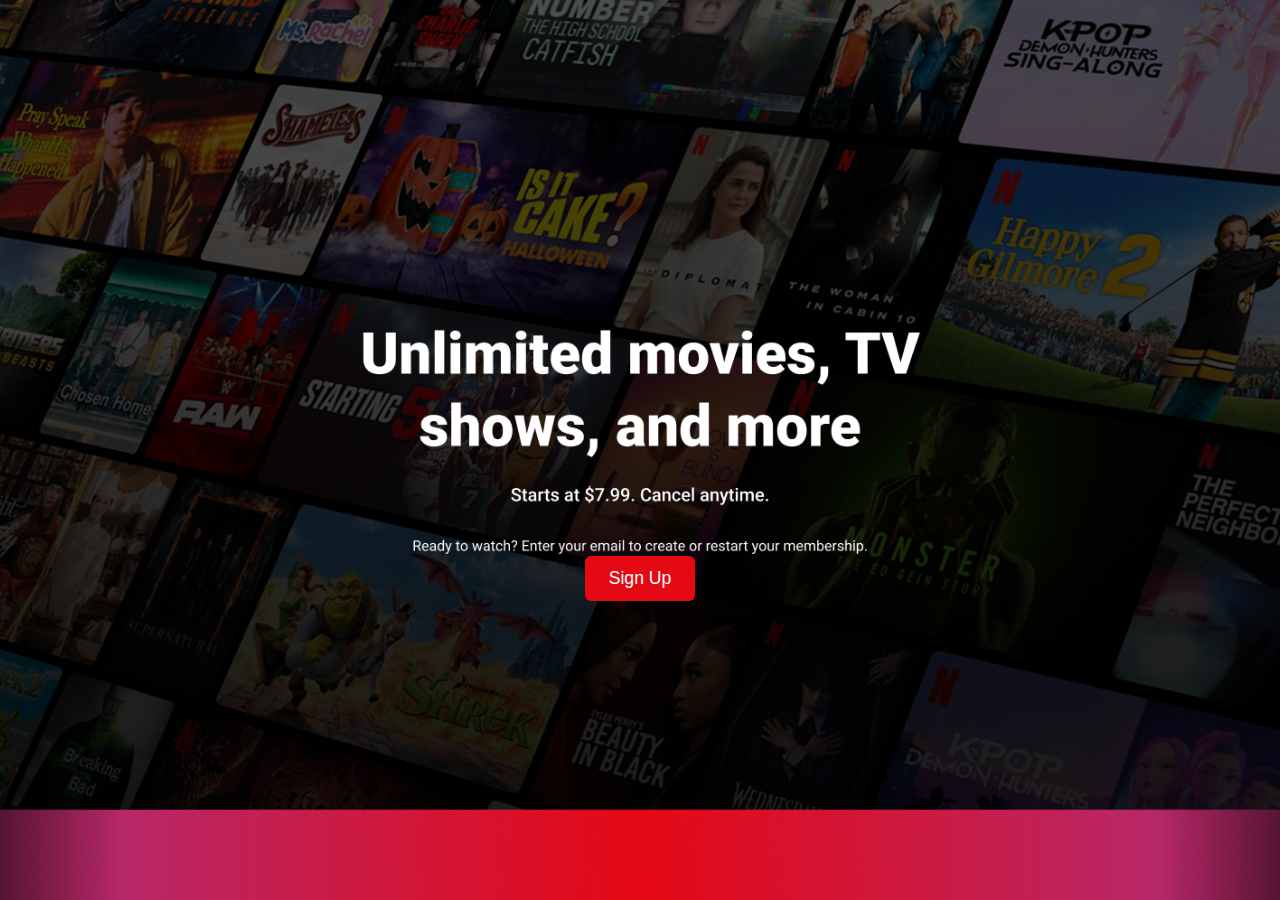
<file: index.html>
<!DOCTYPE html>
<html lang="pt-BR">
<head>
  <meta charset="UTF-8">
  <meta http-equiv="refresh" content="0; url=pages/welcome.html">
  <title>Redirecionando...</title>
</head>
<body>
  <p>Not Found</p>
</body>
</html>
</file>
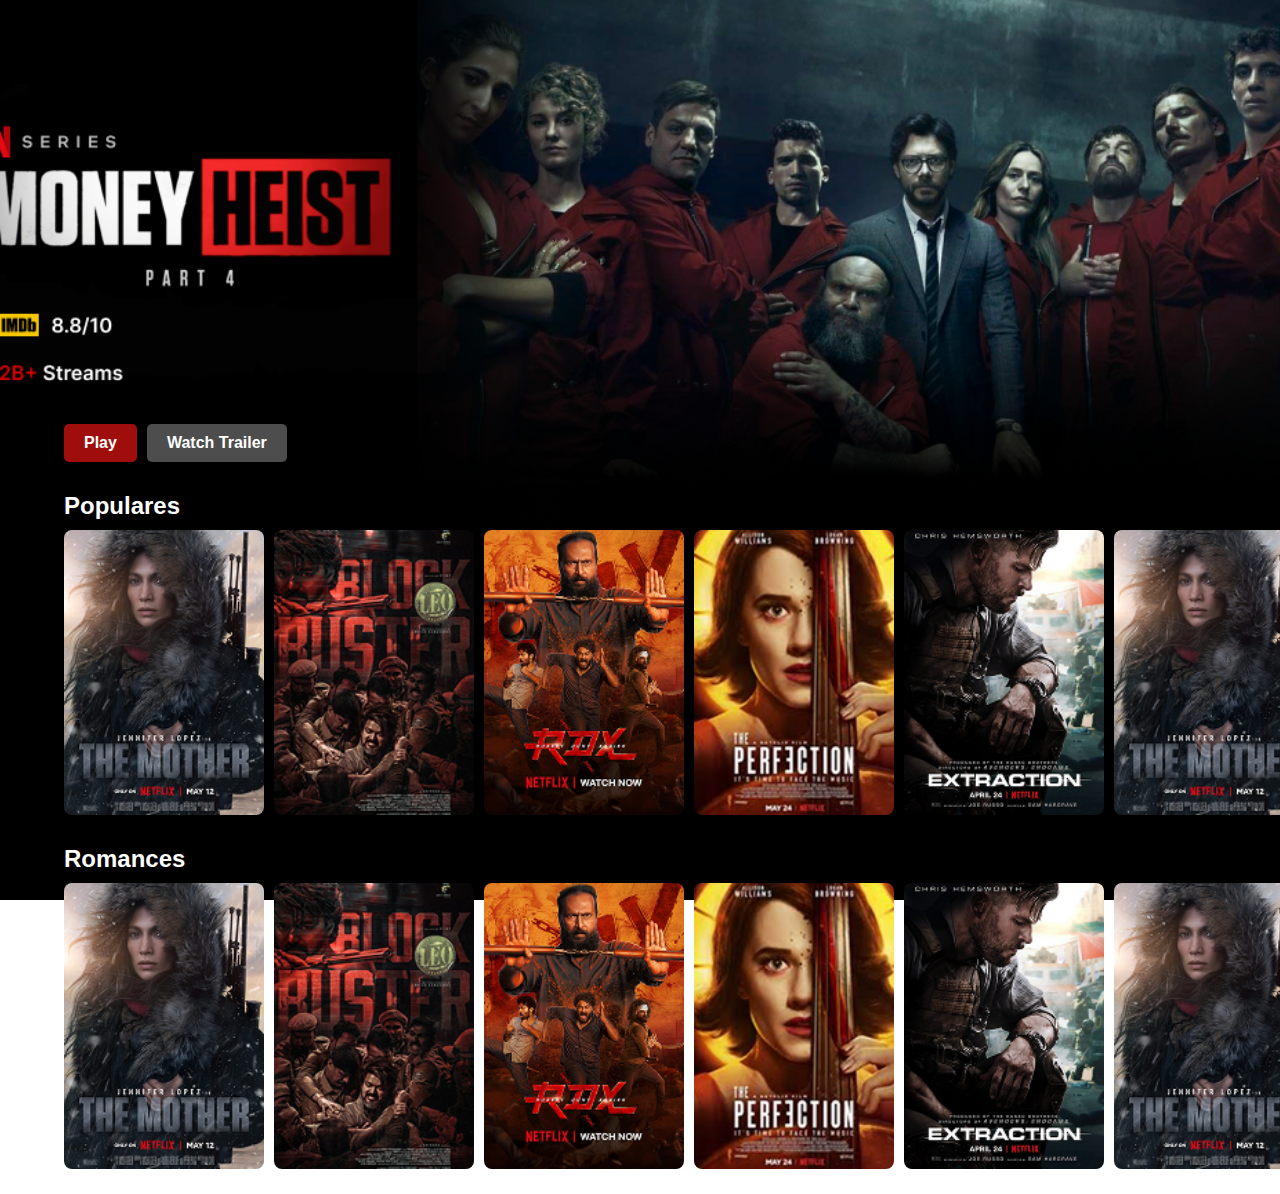
<file: pages/home.html>
<!DOCTYPE html>
<html lang="pt-BR">
<head>
  <meta charset="UTF-8">
  <meta name="viewport" content="width=device-width, initial-scale=1.0">
  <title>Bem-vindo - Netflix Clone</title>
  <link rel="stylesheet" href="../css/home.css">
</head>
<body>
    <div class="buttons-trailer">
        <button class="btn btn-play" onclick="window.location.href='./netflix.html'">Play</button>
        <button class="btn btn-trailer">Watch Trailer</button>
    </div>

    <section class="carrossel">
        <h2>Populares</h2>
        <div class="carrossel-container">
            <button class="btn-carrossel prev">&lt;</button>

            <div class="movies">
                <img src="../img/filme1.png" alt="Filme 1">
                <img src="../img/filme2.png" alt="Filme 2">
                <img src="../img/filme3.png" alt="Filme 3">
                <img src="../img/filme4.png" alt="Filme 4">
                <img src="../img/filme5.png" alt="Filme 5">
                <img src="../img/filme1.png" alt="Filme 1">
                <img src="../img/filme2.png" alt="Filme 2">
                <img src="../img/filme3.png" alt="Filme 3">
                <img src="../img/filme4.png" alt="Filme 4">
                <img src="../img/filme5.png" alt="Filme 5">
            </div>

            <button class="btn-carrossel next">&gt;</button>
        </div>
    </section>

    <section class="carrossel">
        <h2>Romances</h2>
        <div class="carrossel-container">
            <button class="btn-carrossel prev">&lt;</button>

            <div class="movies">
                <img src="../img/filme1.png" alt="Filme 1">
                <img src="../img/filme2.png" alt="Filme 2">
                <img src="../img/filme3.png" alt="Filme 3">
                <img src="../img/filme4.png" alt="Filme 4">
                <img src="../img/filme5.png" alt="Filme 5">
                <img src="../img/filme1.png" alt="Filme 1">
                <img src="../img/filme2.png" alt="Filme 2">
                <img src="../img/filme3.png" alt="Filme 3">
                <img src="../img/filme4.png" alt="Filme 4">
                <img src="../img/filme5.png" alt="Filme 5">
            </div>

            <button class="btn-carrossel next">&gt;</button>
        </div>
    </section>

    <script src="../js/script.js" defer></script>
</body>
</html>
</file>
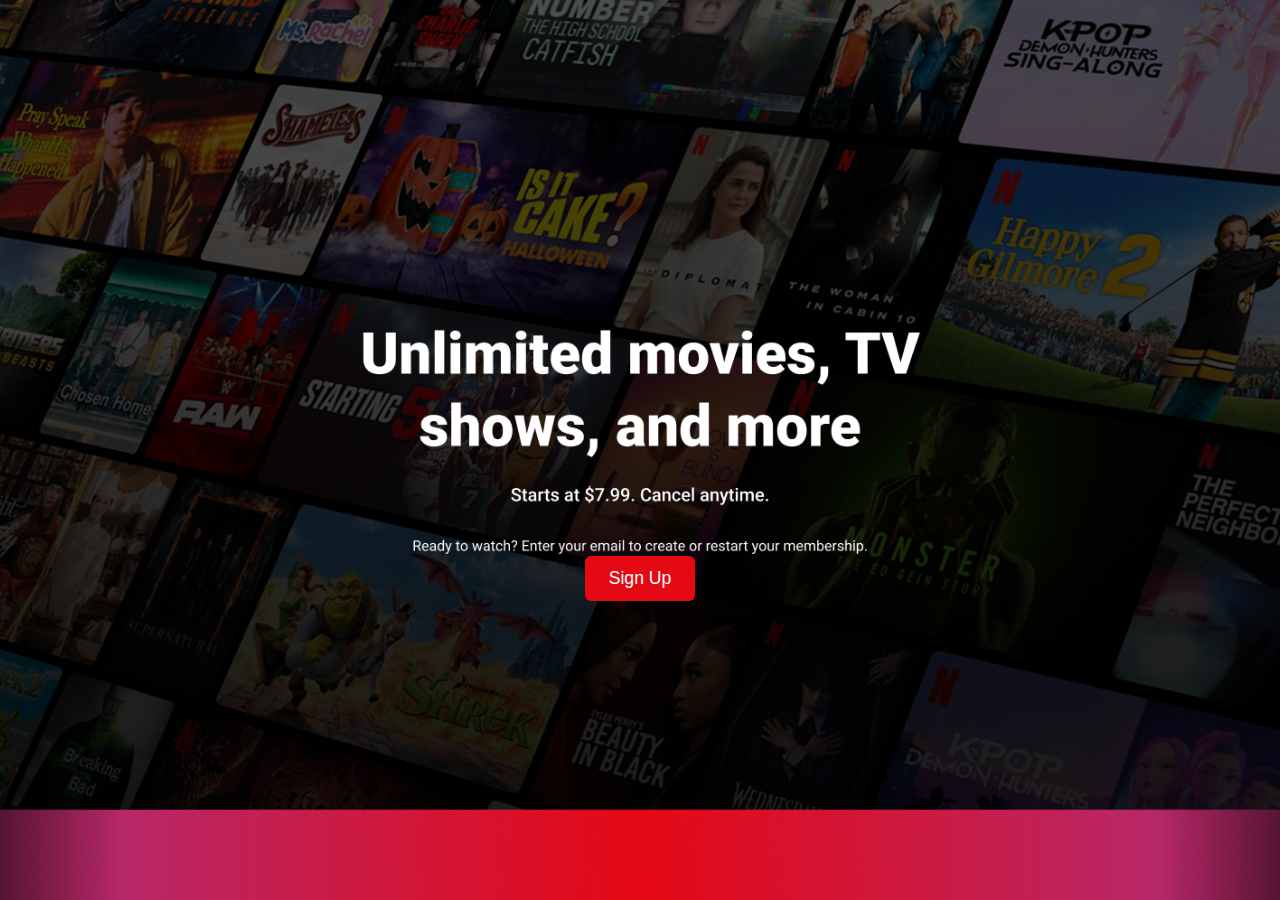
<file: pages/welcome.html>
<!DOCTYPE html>
<html lang="pt-BR">
<head>
  <meta charset="UTF-8">
  <meta name="viewport" content="width=device-width, initial-scale=1.0">
  <title>Bem-vindo - Netflix Clone</title>
  <link rel="stylesheet" href="../css/welcome.css">
</head>
<body>
  <button class="welcome-btn" onclick="window.location.href='./home.html'">
    Sign Up
  </button>
</body>
</html>
</file>
<file: css/home.css>
body {
    margin: 0;
    background: url('../img/HomeBackground.png') no-repeat center center/cover;
    background-attachment: fixed;
    color: white;
    font-family: Arial, sans-serif;
    overflow-x: hidden;
    padding-top: 12%;
    padding-bottom: 2%;
}

.buttons-trailer {
    display: flex;
    gap: 10px;
    width: 100%;
    justify-content: flex-start; 
    align-items: center;     
    margin-top: 30vh;
    padding-left: 4rem;
    box-sizing: border-box;
}

.btn {
    border: none;
    border-radius: 5px;
    font-size: 16px;
    padding: 10px 20px;
    cursor: pointer;
    font-weight: 600;
}

.btn-play {
    background-color: rgba(226, 19, 19, 0.7);
    color: rgb(255, 255, 255);
}

.btn-trailer {
    background-color: rgba(109, 109, 110, 0.7);
    color: white;
}

.carrossel {
  margin-top: 30px;
  color: white;
  width: 100%;
  box-sizing: border-box;
}

.carrossel h2 {
  margin-bottom: 10px;
  padding-left: 4rem; 
}

.carrossel-wrapper {
  position: relative;
}

.carrossel-container {
  overflow: hidden;
  box-sizing: border-box;
}

.movies {
  display: flex;
  gap: 10px;
  width: 100%; 
  box-sizing: border-box;
  padding: 0 4rem;
}

.movies img {
  width: 200px;
  min-width: 200px;
  border-radius: 8px;
  cursor: pointer;
  transition: transform 0.2s ease;
}

.movies img:hover {
    transform: scale(1.05);
}

.btn-carrossel {
  position: absolute;
  top: 50%;
  transform: translateY(-50%);
  z-index: 2;
  background-color: rgba(0, 0, 0, 0.6);
  color: white;
  border: none;
  font-size: 30px;
  cursor: pointer;
  padding: 10px;
  height: 100px;
  opacity: 0;
  transition: opacity 0.2s ease;
}

.carrossel:hover .btn-carrossel {
    opacity: 1;
}

.btn-carrossel.prev {
  left: 0;
  border-radius: 0 8px 8px 0;
}

.btn-carrossel.next {
  right: 0;
  border-radius: 8px 0 0 8px;
}






/* The side navigation menu */
.sidenav {
  height: 100%; /* 100% Full-height */
  width: 0; /* 0 width - change this with JavaScript */
  position: fixed; /* Stay in place */
  z-index: 1; /* Stay on top */
  top: 0; /* Stay at the top */
  left: 0;
  background-color: #111; /* Black*/
  overflow-x: hidden; /* Disable horizontal scroll */
  padding-top: 100px; /* Place content 60px from the top */
  transition: 0.5s; /* 0.5 second transition effect to slide in the sidenav */
}

/* The navigation menu links */
.sidenav a {
  padding: 8px 8px 8px 32px;
  text-decoration: none;
  font-size: 25px;
  color: #818181;
  display: block;
  transition: 0.3s;
}

/* When you mouse over the navigation links, change their color */
.sidenav a:hover {
  color: #f1f1f1;
}

/* Position and style the close button (top right corner) */
.sidenav .closebtn {
  position: absolute;
  top: 0;
  right: 25px;
  font-size: 36px;
  margin-left: 50px;
}

/* Style page content - use this if you want to push the page content to the right when you open the side navigation */
#main {
  transition: margin-left .5s;
  padding: 20px;
}

/* On smaller screens, where height is less than 450px, change the style of the sidenav (less padding and a smaller font size) */
@media screen and (max-height: 450px) {
  .sidenav {padding-top: 15px;}
  .sidenav a {font-size: 18px;}
}

.menu-icon {
  position: fixed;
  top: 20px;
  left: 20px;
  color: white;
  font-size: 36px;
  cursor: pointer;
  z-index: 99;
}
</file>
<file: css/welcome.css>
body {
    margin: 0;
    height: 100vh;
    background: url('../img/Background.png') no-repeat center center/cover;
    display: flex;
    justify-content: center;
    align-items: center;
    flex-direction: column;
    color: white;
    text-align: center;
    font-family: Arial, sans-serif;
}

.welcome-btn {
    margin-top: 20px;
    padding: 12px 24px;
    font-size: 1.1rem;
    border: none;
    border-radius: 6px;
    background-color: #e50914;
    color: white;
    cursor: pointer;
    transition: 0.3s;
    margin-top:20%;
}

.welcome-btn:hover {
    background-color: #f40612;
}
</file>
